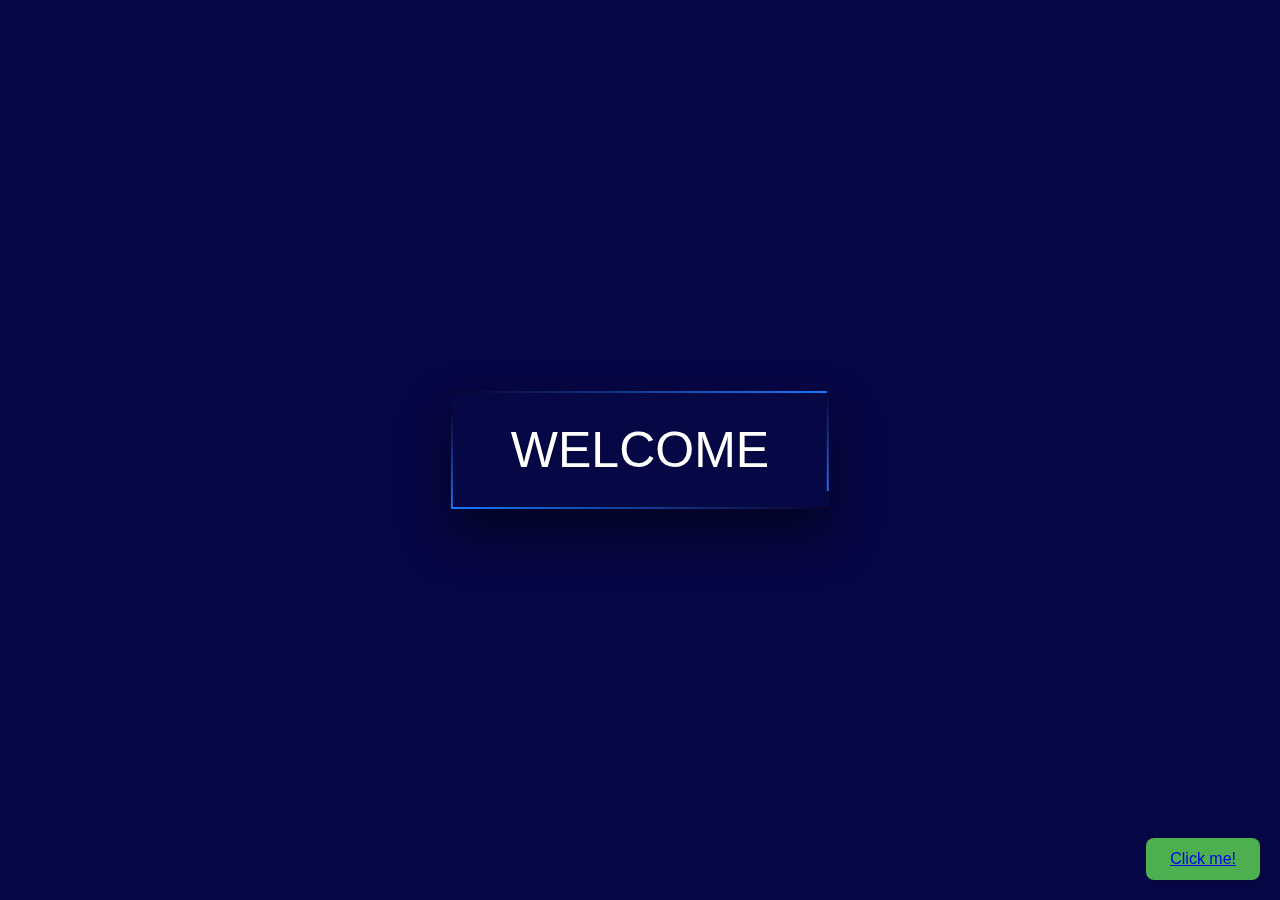
<file: animation.html>
<!DOCTYPE html>
<html lang="en">
<head>
    <meta charset="UTF-8">
    <meta http-equiv="X-UA-Compatible" content="IE=edge">
    <meta name="viewport" content="width=device-width, initial-scale=1.0">
    <link rel="stylesheet" href="animation.css">
    <title>Document</title>
</head>
<body>
   <div class="center">
      
      <span></span>
      <span></span>
      <span></span>
      <span></span>
     WELCOME
   </div>
   
   <button class="my-button" >
    <a href="index.html">Click  me!</a></button>

</body>
</html>
</file>
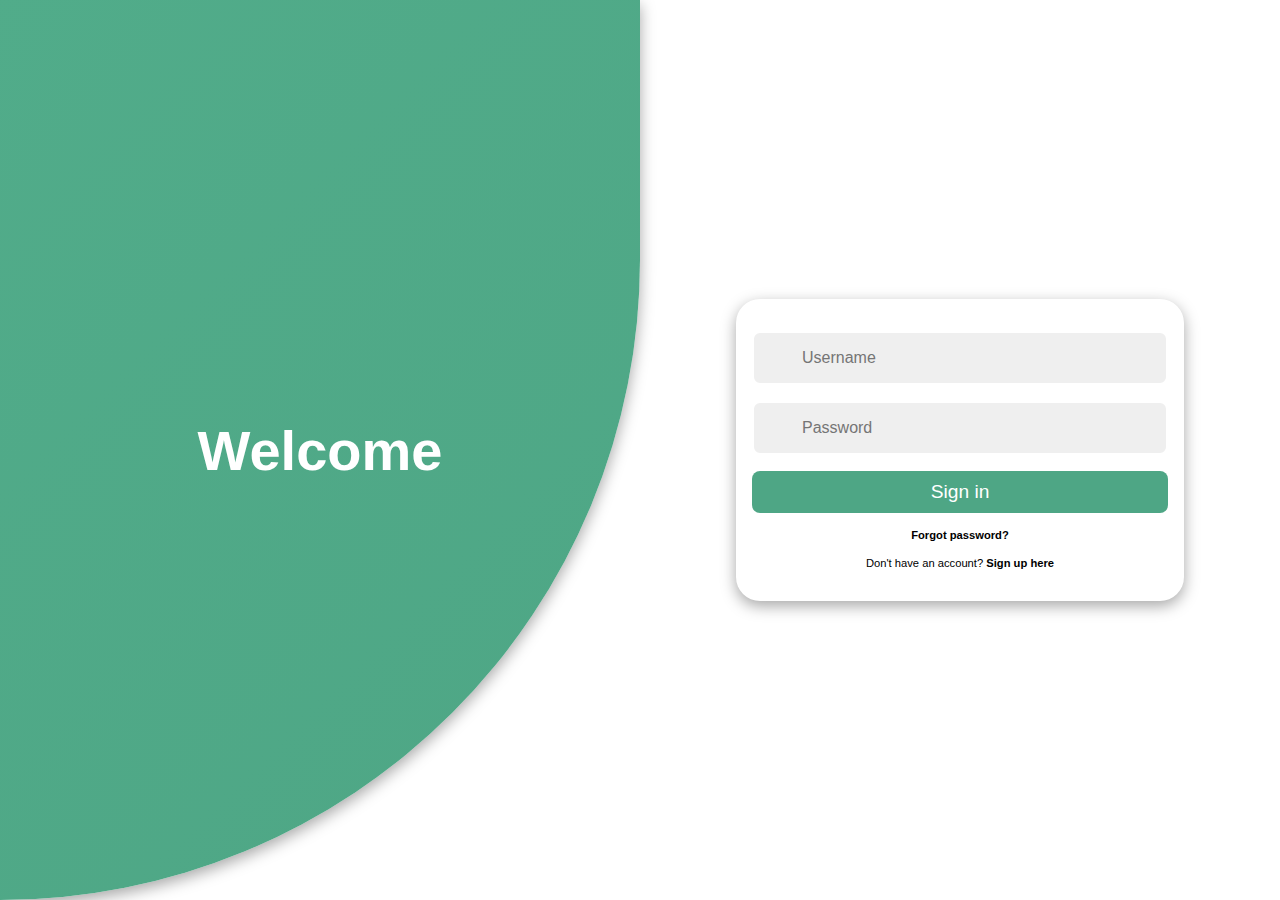
<file: signup.html>
<!DOCTYPE html>
<html lang="en">
<head>
    <meta charset="UTF-8">
    <meta http-equiv="X-UA-Compatible" content="IE=edge">
    <meta name="viewport" content="width=device-width, initial-scale=1.0">
    <title>Document</title>
    <style>
        :root {
    --primary-color: #4EA685;
    --secondary-color: #57B894;
    --black: #000000;
    --white: #ffffff;
    --gray: #efefef;
    --gray-2: #757575;

    --facebook-color: #4267B2;
    --google-color: #DB4437;
    --twitter-color: #1DA1F2;
    --insta-color: #E1306C;
}

@import url('https://fonts.googleapis.com/css2?family=Poppins:wght@200;300;400;500;600&display=swap');

* {
    font-family: 'Poppins', sans-serif;
    margin: 0;
    padding: 0;
    box-sizing: border-box;
}

html,
body {
    height: 100vh;
    overflow: hidden;
}

.container {
    position: relative;
    min-height: 100vh;
    overflow: hidden;
}

.row {
    display: flex;
    flex-wrap: wrap;
    height: 100vh;
}

.col {
    width: 50%;
}

.align-items-center {
    display: flex;
    align-items: center;
    justify-content: center;
    text-align: center;
}

.form-wrapper {
    width: 100%;
    max-width: 28rem;
}

.form {
    padding: 1rem;
    background-color: var(--white);
    border-radius: 1.5rem;
    width: 100%;
    box-shadow: rgba(0, 0, 0, 0.35) 0px 5px 15px;
    transform: scale(0);
    transition: .5s ease-in-out;
    transition-delay: 1s;
}

.input-group {
    position: relative;
    width: 100%;
    margin: 1rem 0;
}

.input-group i {
    position: absolute;
    top: 50%;
    left: 1rem;
    transform: translateY(-50%);
    font-size: 1.4rem;
    color: var(--gray-2);
}

.input-group input {
    width: 100%;
    padding: 1rem 3rem;
    font-size: 1rem;
    background-color: var(--gray);
    border-radius: .5rem;
    border: 0.125rem solid var(--white);
    outline: none;
}

.input-group input:focus {
    border: 0.125rem solid var(--primary-color);
}

.form button {
    cursor: pointer;
    width: 100%;
    padding: .6rem 0;
    border-radius: .5rem;
    border: none;
    background-color: var(--primary-color);
    color: var(--white);
    font-size: 1.2rem;
    outline: none;
}

.form p {
    margin: 1rem 0;
    font-size: .7rem;
}

.flex-col {
    flex-direction: column;
}

.social-list {
    margin: 2rem 0;
    padding: 1rem;
    border-radius: 1.5rem;
    width: 100%;
    box-shadow: rgba(0, 0, 0, 0.35) 0px 5px 15px;
    transform: scale(0);
    transition: .5s ease-in-out;
    transition-delay: 1.2s;
}

.social-list>div {
    color: var(--white);
    margin: 0 .5rem;
    padding: .7rem;
    cursor: pointer;
    border-radius: .5rem;
    cursor: pointer;
    transform: scale(0);
    transition: .5s ease-in-out;
}

.social-list>div:nth-child(1) {
    transition-delay: 1.4s;
}

.social-list>div:nth-child(2) {
    transition-delay: 1.6s;
}

.social-list>div:nth-child(3) {
    transition-delay: 1.8s;
}

.social-list>div:nth-child(4) {
    transition-delay: 2s;
}

.social-list>div>i {
    font-size: 1.5rem;
    transition: .4s ease-in-out;
}

.social-list>div:hover i {
    transform: scale(1.5);
}

.facebook-bg {
    background-color: var(--facebook-color);
}

.google-bg {
    background-color: var(--google-color);
}

.twitter-bg {
    background-color: var(--twitter-color);
}

.insta-bg {
    background-color: var(--insta-color);
}

.pointer {
    cursor: pointer;
}

.container.sign-in .form.sign-in,
.container.sign-in .social-list.sign-in,
.container.sign-in .social-list.sign-in>div,
.container.sign-up .form.sign-up,
.container.sign-up .social-list.sign-up,
.container.sign-up .social-list.sign-up>div {
    transform: scale(1);
}

.content-row {
    position: absolute;
    top: 0;
    left: 0;
    pointer-events: none;
    z-index: 6;
    width: 100%;
}

.text {
    margin: 4rem;
    color: var(--white);
}

.text h2 {
    font-size: 3.5rem;
    font-weight: 800;
    margin: 2rem 0;
    transition: 1s ease-in-out;
}

.text p {
    font-weight: 600;
    transition: 1s ease-in-out;
    transition-delay: .2s;
}

.img img {
    width: 30vw;
    transition: 1s ease-in-out;
    transition-delay: .4s;
}

.text.sign-in h2,
.text.sign-in p,
.img.sign-in img {
    transform: translateX(-250%);
}

.text.sign-up h2,
.text.sign-up p,
.img.sign-up img {
    transform: translateX(250%);
}

.container.sign-in .text.sign-in h2,
.container.sign-in .text.sign-in p,
.container.sign-in .img.sign-in img,
.container.sign-up .text.sign-up h2,
.container.sign-up .text.sign-up p,
.container.sign-up .img.sign-up img {
    transform: translateX(0);
}

/* BACKGROUND */

.container::before {
    content: "";
    position: absolute;
    top: 0;
    right: 0;
    height: 100vh;
    width: 300vw;
    transform: translate(35%, 0);
    background-image: linear-gradient(-45deg, var(--primary-color) 0%, var(--secondary-color) 100%);
    transition: 1s ease-in-out;
    z-index: 6;
    box-shadow: rgba(0, 0, 0, 0.35) 0px 5px 15px;
    border-bottom-right-radius: max(50vw, 50vh);
    border-top-left-radius: max(50vw, 50vh);
}

.container.sign-in::before {
    transform: translate(0, 0);
    right: 50%;
}

.container.sign-up::before {
    transform: translate(100%, 0);
    right: 50%;
}

/* RESPONSIVE */

@media only screen and (max-width: 425px) {

    .container::before,
    .container.sign-in::before,
    .container.sign-up::before {
        height: 100vh;
        border-bottom-right-radius: 0;
        border-top-left-radius: 0;
        z-index: 0;
        transform: none;
        right: 0;
    }

    /* .container.sign-in .col.sign-up {
        transform: translateY(100%);
    } */

    .container.sign-in .col.sign-in,
    .container.sign-up .col.sign-up {
        transform: translateY(0);
    }

    .content-row {
        align-items: flex-start !important;
    }

    .content-row .col {
        transform: translateY(0);
        background-color: unset;
    }

    .col {
        width: 100%;
        position: absolute;
        padding: 2rem;
        background-color: var(--white);
        border-top-left-radius: 2rem;
        border-top-right-radius: 2rem;
        transform: translateY(100%);
        transition: 1s ease-in-out;
    }

    .row {
        align-items: flex-end;
        justify-content: flex-end;
    }

    .form,
    .social-list {
        box-shadow: none;
        margin: 0;
        padding: 0;
    }

    .text {
        margin: 0;
    }

    .text p {
        display: none;
    }

    .text h2 {
        margin: .5rem;
        font-size: 2rem;
    }
}
    </style>
</head>
<body>
    <div id="container" class="container">
		<!-- FORM SECTION -->
		<div class="row">
			<!-- SIGN UP -->
			<div class="col align-items-center flex-col sign-up">
				<div class="form-wrapper align-items-center">
					<div class="form sign-up">
						<div class="input-group">
							<i class='bx bxs-user'></i>
							<input type="text" placeholder="Username">
						</div>
						<div class="input-group">
							<i class='bx bx-mail-send'></i>
							<input type="email" placeholder="Email">
						</div>
						<div class="input-group">
							<i class='bx bxs-lock-alt'></i>
							<input type="password" placeholder="Password">
						</div>
						<div class="input-group">
							<i class='bx bxs-lock-alt'></i>
							<input type="password" placeholder="Confirm password">
						</div>
						<button onclick="window.location.href='index.html'">
							Sign up
						</button>
						<p>
							<span>
								Already have an account?
							</span>
							<b onclick="toggle()" class="pointer">
								Sign in here
							</b>
						</p>
					</div>
				</div>
			
			</div>
			<!-- END SIGN UP -->
			<!-- SIGN IN -->
			<div class="col align-items-center flex-col sign-in">
				<div class="form-wrapper align-items-center">
					<div class="form sign-in">
						<div class="input-group">
							<i class='bx bxs-user'></i>
							<input type="text" placeholder="Username">
						</div>
						<div class="input-group">
							<i class='bx bxs-lock-alt'></i>
							<input type="password" placeholder="Password">
						</div>
						<button onclick="window.location.href='index.html'">
							Sign in

						</button>
						<p>
							<b>
								Forgot password?
							</b>
						</p>
						<p>
							<span>
								Don't have an account?
							</span>
							<b onclick="toggle()" class="pointer">
								Sign up here
							</b>
						</p>
					</div>
				</div>
				<div class="form-wrapper">
		
				</div>
			</div>
			<!-- END SIGN IN -->
		</div>
		<!-- END FORM SECTION -->
		<!-- CONTENT SECTION -->
		<div class="row content-row">
			<!-- SIGN IN CONTENT -->
			<div class="col align-items-center flex-col">
				<div class="text sign-in">
					<h2>
						Welcome
					</h2>
	
				</div>
				<div class="img sign-in">
		
				</div>
			</div>
			<!-- END SIGN IN CONTENT -->
			<!-- SIGN UP CONTENT -->
			<div class="col align-items-center flex-col">
				<div class="img sign-up">
				
				</div>
				<div class="text sign-up">
					<h2>
						Join with us
					</h2>
	
				</div>
			</div>
			<!-- END SIGN UP CONTENT -->
		</div>
		<!-- END CONTENT SECTION -->
	</div>
    <script>let container = document.getElementById('container')

        toggle = () => {
            container.classList.toggle('sign-in')
            container.classList.toggle('sign-up')
        }
        
        setTimeout(() => {
            container.classList.add('sign-in')
        }, 200) </script>
        <script src="https://code.jquery.com/jquery-3.5.1.slim.min.js"></script>
  <script src="https://cdn.jsdelivr.net/npm/popper.js@1.16.0/dist/umd/popper.min.js"></script>
  <script src="https://maxcdn.bootstrapcdn.com/bootstrap/4.5.2/js/bootstrap.min.js"></script>
  <script>
    function validateForm() {
      var password = document.forms["myForm"]["password"].value;
      var confirmPassword = document.forms["myForm"]["confirmPassword"].value;
      var name = document.forms["myForm"]["name"].value;
      var email = document.forms["myForm"]["email"].value;
      var emailPattern = /^\w+([\.-]?\w+)@\w+([\.-]?\w+)(\.\w{2,3})+$/;

      if (password.length < 6 || password.length > 12) {
        alert("Password must have a minimum length of 6 and a maximum length of 12");
        return false;
      }
      if (password !== confirmPassword) {
        alert("Confirm password must be the same as the entered password");
        return false;
      }
      if (!/^[a-zA-Z]+$/.test(name)) {
        alert("Name only contains alphabets");
        return false;
      }
      if (!emailPattern.test(email)) {
        alert("Invalid email address");
        return false;
      }
    }
  </script>
</head>

</body>
</html>
</file>
<file: animation.css>
body{
    background:#060745 ;
    font-family: sans-serif;
}
.center{
    position: absolute;
    top: 50%;
    left: 50%;
    color: white ;
    font-size: 50px;
    padding:30px 60px ;
    box-shadow: 0px 25px 50px rgba(0,0,0,0.5);
    transform: translate(-50%,-50%);
    overflow: hidden;
    transition: 2s;

}
.center:before{
    content: '';
    position: absolute;
    top: 2px;
    left: 2px;
    width: 50%;
    background: rgba(255,255,255,0.05);
}
.center span:nth-child(1){
    position:absolute;
    width: 100%;
    top: 0px;
    left: 0px;
    width: 100%;
    height: 2px;
    background :linear-gradient(to right,#0c002b,#1779ff);
    animation: anim1 2s linear infinite;
}

@keyframes anim1{
    0%{
         transform: translatex(-100%);
    }
    100%{
        transform: translatex(100%);

    }
}


.center span:nth-child(2){
    position:absolute;
    width: 100%;
    top: 0px;
    right: 0px;
    width: 2px;
    height: 100px;
    background :linear-gradient(to bottom,#0c002b,#1779ff);
    animation: anim2 2s linear infinite;
    animation-delay: 1;
}
@keyframes anim2{
    0%{
         transform: translateY(-100%);
    }
    100%{
        transform: translateY(100%);

    }
}
.center span:nth-child(3){
    position:absolute;
    width: 100%;
    bottom: 0px;
    left: 0px;
    width: 100%;
    height: 2px;
    background :linear-gradient(to left,#0c002b,#1779ff);
    animation: anim3 3s linear infinite;
}

@keyframes anim3{
    0%{
         transform: translatex(100%);
    }
    100%{
        transform: translatex(-100%);

    }
}
.center span:nth-child(4){
    position:absolute;
    left: 0px;
    width: 2px;
    bottom: 0px; 
    height: 100px;
    background :linear-gradient(to bottom,#0c002b,#1779ff);
    animation: anim4 4s linear infinite;
    animation-delay: 1;
}

@keyframes anim4{
    0%{
         transform: translateY(100%);
    }
    100%{
        transform: translateY(-100%);

    }
}
.center:hover{
    background:#EEEB18 ;
    box-shadow:0px 25px 50px  #EEEB18 ;
    color: black;
}
.center:hover span{
    background: #EEEB18;
}
.my-button {
    background-color: #4CAF50;
    
        position: fixed;
        bottom: 20px;
        right: 20px;
      
      
    border: none;
    color: white;
    padding: 12px 24px;
    text-align: center;
    text-decoration: none;
    display: inline-block;
    font-size: 16px;
    border-radius: 8px;
    box-shadow: 2px 2px 5px rgba(0, 0, 0, 0.2);
  }
  
  .my-button:hover {
    background-color: #3e8e41;
    box-shadow: 2px 2px 5px rgba(0, 0, 0, 0.4);
  }
</file>
